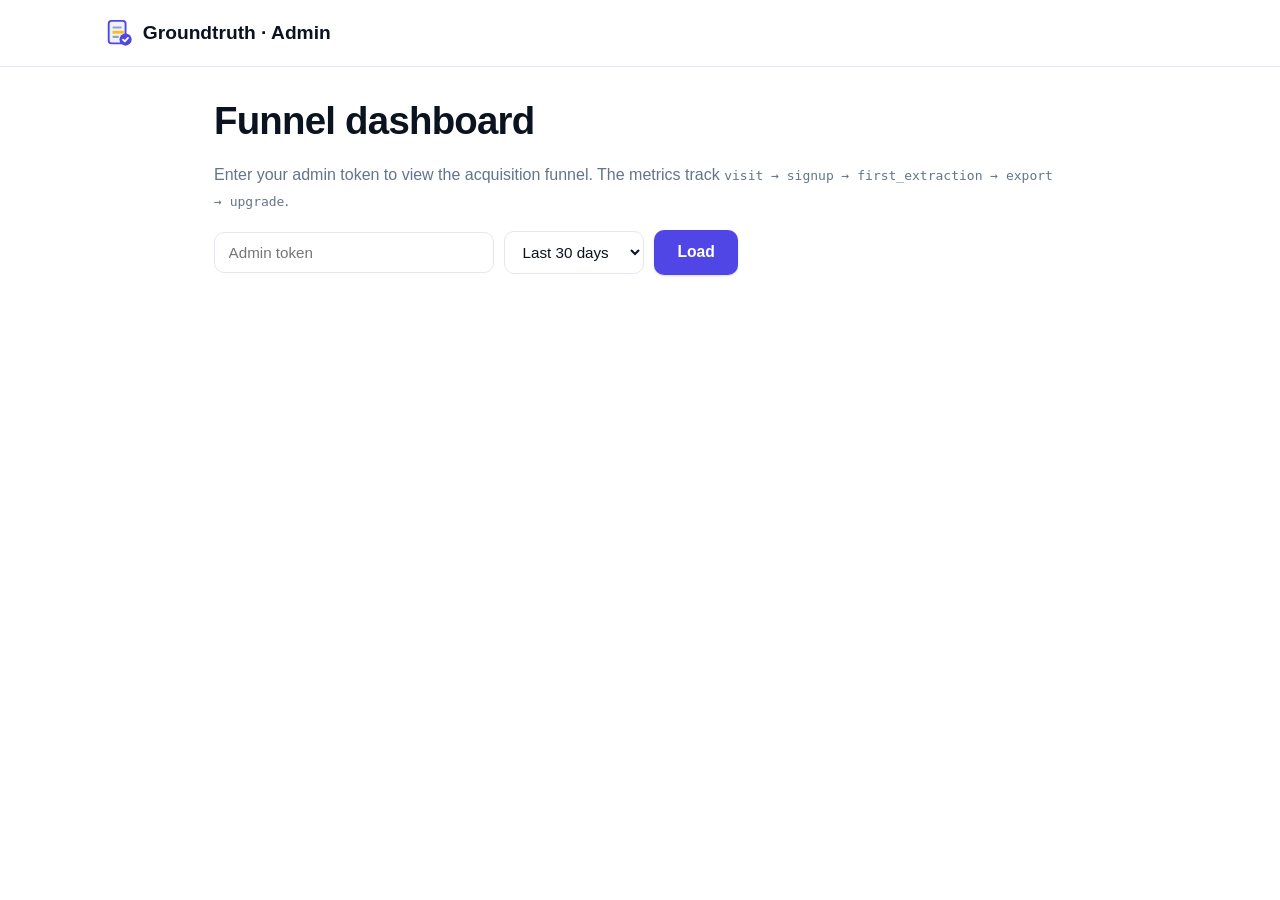
<file: groundtruth/frontend/admin.html>
<!DOCTYPE html>
<html lang="en">
<head>
<meta charset="UTF-8">
<meta name="viewport" content="width=device-width, initial-scale=1.0">
<title>Funnel — Groundtruth Admin</title>
<link rel="icon" href="assets/favicon.svg" type="image/svg+xml">
<link rel="stylesheet" href="css/styles.css">
</head>
<body>
<nav class="nav"><div class="container nav-inner">
  <a href="/" class="brand"><img src="assets/logo.svg" class="logo" alt=""> Groundtruth · Admin</a>
</div></nav>

<div class="container" style="padding:32px 24px;max-width:900px">
  <h2>Funnel dashboard</h2>
  <p class="muted">Enter your admin token to view the acquisition funnel. The metrics track <code>visit → signup → first_extraction → export → upgrade</code>.</p>

  <div class="toolbar">
    <input class="input" id="tok" type="password" placeholder="Admin token" style="max-width:280px">
    <select class="select" id="days" style="max-width:140px">
      <option value="7">Last 7 days</option>
      <option value="30" selected>Last 30 days</option>
      <option value="90">Last 90 days</option>
    </select>
    <button class="btn btn-primary" id="load">Load</button>
    <span id="status" class="muted"></span>
  </div>

  <div id="out" class="hidden">
    <div class="grid-3" id="totals" style="margin:20px 0"></div>
    <h3>Funnel</h3>
    <div id="funnel" style="margin-bottom:20px"></div>
    <h3>Conversion</h3>
    <table class="table-view" id="conv" style="background:#fff;border:1px solid var(--line);border-radius:12px"></table>
    <h3 style="margin-top:24px">Recent waitlist leads</h3>
    <div id="leads"></div>
  </div>
</div>

<script>
const $ = (id) => document.getElementById(id);
function bar(label, value, max) {
  const pct = max ? Math.round(100 * value / max) : 0;
  return '<div style="margin-bottom:8px"><div style="display:flex;justify-content:space-between;font-size:.85rem"><strong>' + label + '</strong><span>' + value + '</span></div>' +
    '<div class="meter-bar" style="height:14px"><div class="meter-fill" style="width:' + pct + '%"></div></div></div>';
}
async function load() {
  const token = $('tok').value.trim();
  const days = $('days').value;
  $('status').textContent = 'Loading…';
  localStorage.setItem('gt_admin', token);
  try {
    const [fr, lr] = await Promise.all([
      fetch('/api/admin/funnel?days=' + days, { headers: { 'X-Admin-Token': token } }),
      fetch('/api/admin/leads', { headers: { 'X-Admin-Token': token } }),
    ]);
    if (!fr.ok) throw new Error('Invalid token (' + fr.status + ')');
    const f = await fr.json();
    const l = await lr.json();
    $('out').classList.remove('hidden');
    $('status').textContent = '';

    $('totals').innerHTML =
      '<div class="card center"><div class="muted">Users</div><div style="font-size:2rem;font-weight:800">' + f.totals.users + '</div></div>' +
      '<div class="card center"><div class="muted">Paying</div><div style="font-size:2rem;font-weight:800">' + f.totals.paying_users + '</div></div>' +
      '<div class="card center"><div class="muted">Waitlist</div><div style="font-size:2rem;font-weight:800">' + f.totals.waitlist_leads + '</div></div>';

    const steps = ['visit', 'signup', 'first_extraction', 'export', 'upgrade'];
    const max = f.funnel.visit || Math.max(...steps.map(s => f.funnel[s]), 1);
    $('funnel').innerHTML = steps.map(s => bar(s, f.funnel[s], max)).join('');

    const c = f.conversion;
    $('conv').innerHTML = '<tr><td>Visit → Signup</td><td><strong>' + c.visit_to_signup + '%</strong></td></tr>' +
      '<tr><td>Signup → Activated</td><td><strong>' + c.signup_to_activated + '%</strong></td></tr>' +
      '<tr><td>Activated → Export</td><td><strong>' + c.activated_to_export + '%</strong></td></tr>' +
      '<tr><td>Signup → Paid</td><td><strong>' + c.signup_to_paid + '%</strong></td></tr>' +
      '<tr><td>Visit → Paid</td><td><strong>' + c.visit_to_paid + '%</strong></td></tr>';

    $('leads').innerHTML = (l.leads && l.leads.length)
      ? '<table class="table-view" style="background:#fff;border:1px solid var(--line);border-radius:12px"><thead><tr><th>Email</th><th>Source</th><th>When</th></tr></thead><tbody>' +
        l.leads.map(x => '<tr><td>' + x.email + '</td><td>' + x.source + '</td><td class="muted">' + (x.created_at || '').slice(0, 16) + '</td></tr>').join('') + '</tbody></table>'
      : '<p class="muted">No leads yet.</p>';
  } catch (e) {
    $('status').textContent = e.message;
  }
}
$('load').addEventListener('click', load);
$('tok').value = localStorage.getItem('gt_admin') || '';
</script>
</body>
</html>
</file>
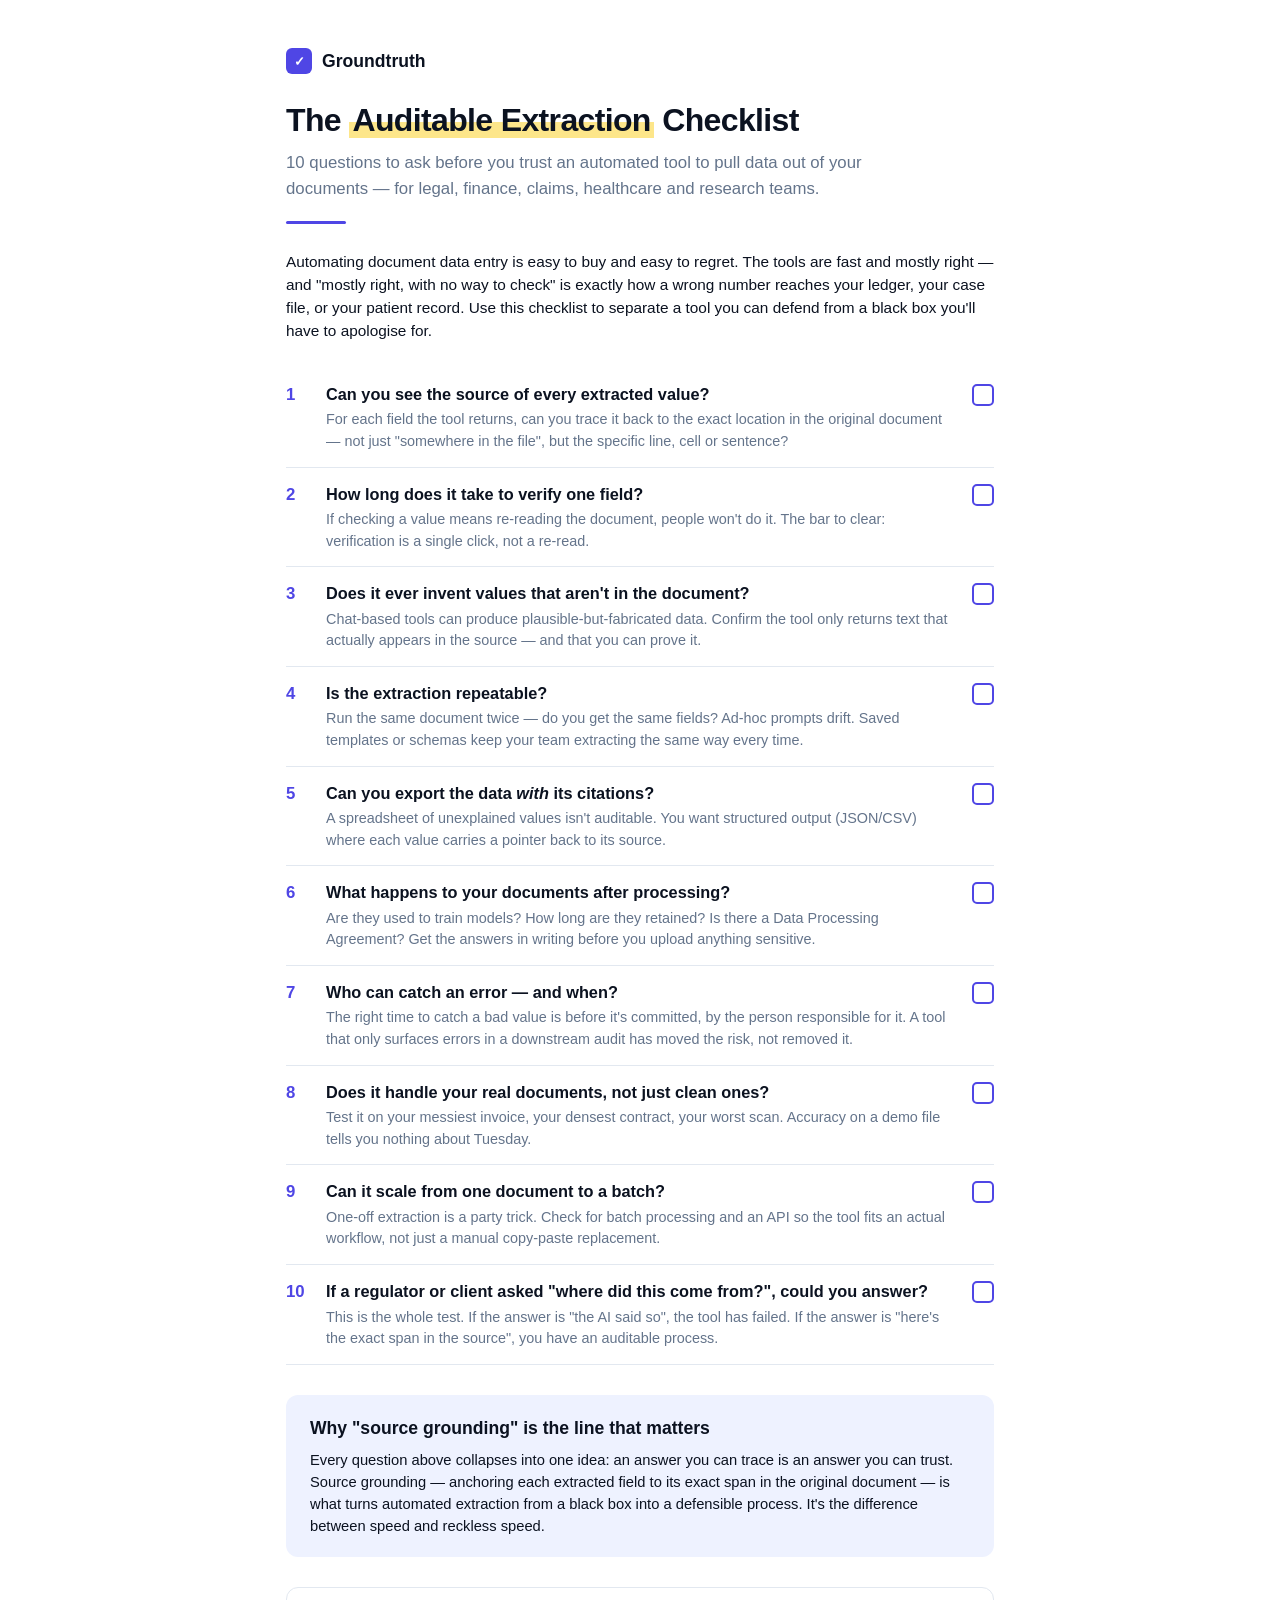
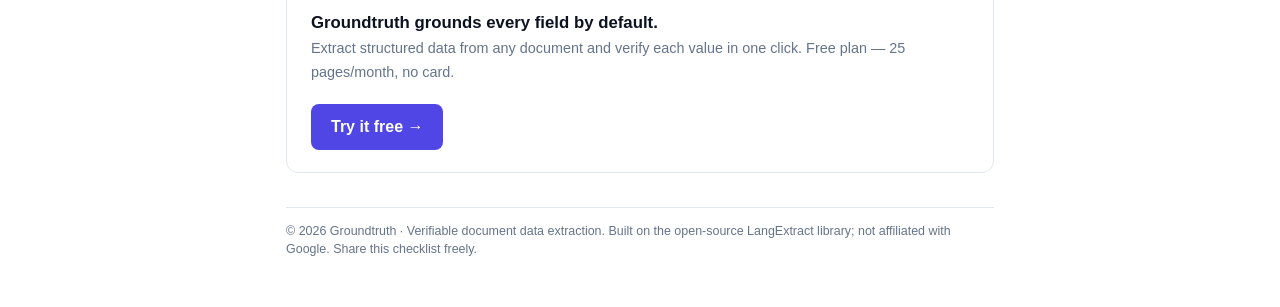
<file: groundtruth/frontend/resources/auditable-extraction-checklist.html>
<!DOCTYPE html>
<html lang="en">
<head>
<meta charset="UTF-8">
<meta name="viewport" content="width=device-width, initial-scale=1.0">
<title>The Auditable Extraction Checklist — Groundtruth</title>
<style>
  :root{--ink:#0b1220;--muted:#64748b;--brand:#4f46e5;--brand-soft:#eef2ff;--hl:#fde68a;--line:#e2e8f0;}
  *{box-sizing:border-box;}
  body{margin:0;font-family:-apple-system,BlinkMacSystemFont,"Segoe UI",Roboto,Helvetica,Arial,sans-serif;color:var(--ink);line-height:1.5;background:#fff;}
  .page{max-width:820px;margin:0 auto;padding:48px 56px;}
  .brand{display:flex;align-items:center;gap:10px;font-weight:800;font-size:1.1rem;}
  .brand .mark{width:26px;height:26px;border-radius:6px;background:var(--brand);display:inline-flex;align-items:center;justify-content:center;color:#fff;font-size:.8rem;}
  h1{font-size:2rem;letter-spacing:-.02em;margin:22px 0 6px;}
  h1 .hl{background:linear-gradient(180deg,transparent 55%,var(--hl) 55%);padding:0 .1em;}
  .lede{color:var(--muted);font-size:1.05rem;max-width:620px;margin:0 0 8px;}
  .rule{height:3px;background:var(--brand);width:60px;border-radius:3px;margin:20px 0 26px;}
  .intro{font-size:.96rem;margin-bottom:26px;}
  .item{display:flex;gap:14px;padding:14px 0;border-bottom:1px solid var(--line);break-inside:avoid;}
  .box{flex:0 0 auto;width:22px;height:22px;border:2px solid var(--brand);border-radius:5px;margin-top:2px;}
  .num{flex:0 0 auto;width:26px;font-weight:800;color:var(--brand);font-size:1.05rem;}
  .item h3{margin:0 0 3px;font-size:1.02rem;}
  .item p{margin:0;color:var(--muted);font-size:.9rem;}
  .why{background:var(--brand-soft);border-radius:12px;padding:20px 24px;margin:30px 0;}
  .why h2{margin:0 0 8px;font-size:1.1rem;}
  .why p{margin:0;font-size:.92rem;}
  .cta{border:1px solid var(--line);border-radius:12px;padding:22px 24px;margin-top:26px;display:flex;justify-content:space-between;align-items:center;gap:20px;flex-wrap:wrap;}
  .cta strong{font-size:1.05rem;}
  .cta a{background:var(--brand);color:#fff;text-decoration:none;font-weight:650;padding:11px 20px;border-radius:8px;white-space:nowrap;}
  footer{margin-top:34px;color:var(--muted);font-size:.78rem;border-top:1px solid var(--line);padding-top:14px;}
  @media print{.page{padding:32px 40px;} .cta a{border:1px solid var(--brand);}}
</style>
</head>
<body>
<div class="page">
  <div class="brand"><span class="mark">✓</span> Groundtruth</div>

  <h1>The <span class="hl">Auditable Extraction</span> Checklist</h1>
  <p class="lede">10 questions to ask before you trust an automated tool to pull data out of your documents — for legal, finance, claims, healthcare and research teams.</p>
  <div class="rule"></div>

  <p class="intro">Automating document data entry is easy to buy and easy to regret. The tools are fast and mostly right — and "mostly right, with no way to check" is exactly how a wrong number reaches your ledger, your case file, or your patient record. Use this checklist to separate a tool you can defend from a black box you'll have to apologise for.</p>

  <div class="item"><div class="num">1</div><div><h3>Can you see the source of every extracted value?</h3><p>For each field the tool returns, can you trace it back to the exact location in the original document — not just "somewhere in the file", but the specific line, cell or sentence?</p></div><div class="box"></div></div>

  <div class="item"><div class="num">2</div><div><h3>How long does it take to verify one field?</h3><p>If checking a value means re-reading the document, people won't do it. The bar to clear: verification is a single click, not a re-read.</p></div><div class="box"></div></div>

  <div class="item"><div class="num">3</div><div><h3>Does it ever invent values that aren't in the document?</h3><p>Chat-based tools can produce plausible-but-fabricated data. Confirm the tool only returns text that actually appears in the source — and that you can prove it.</p></div><div class="box"></div></div>

  <div class="item"><div class="num">4</div><div><h3>Is the extraction repeatable?</h3><p>Run the same document twice — do you get the same fields? Ad-hoc prompts drift. Saved templates or schemas keep your team extracting the same way every time.</p></div><div class="box"></div></div>

  <div class="item"><div class="num">5</div><div><h3>Can you export the data <em>with</em> its citations?</h3><p>A spreadsheet of unexplained values isn't auditable. You want structured output (JSON/CSV) where each value carries a pointer back to its source.</p></div><div class="box"></div></div>

  <div class="item"><div class="num">6</div><div><h3>What happens to your documents after processing?</h3><p>Are they used to train models? How long are they retained? Is there a Data Processing Agreement? Get the answers in writing before you upload anything sensitive.</p></div><div class="box"></div></div>

  <div class="item"><div class="num">7</div><div><h3>Who can catch an error — and when?</h3><p>The right time to catch a bad value is before it's committed, by the person responsible for it. A tool that only surfaces errors in a downstream audit has moved the risk, not removed it.</p></div><div class="box"></div></div>

  <div class="item"><div class="num">8</div><div><h3>Does it handle your real documents, not just clean ones?</h3><p>Test it on your messiest invoice, your densest contract, your worst scan. Accuracy on a demo file tells you nothing about Tuesday.</p></div><div class="box"></div></div>

  <div class="item"><div class="num">9</div><div><h3>Can it scale from one document to a batch?</h3><p>One-off extraction is a party trick. Check for batch processing and an API so the tool fits an actual workflow, not just a manual copy-paste replacement.</p></div><div class="box"></div></div>

  <div class="item"><div class="num">10</div><div><h3>If a regulator or client asked "where did this come from?", could you answer?</h3><p>This is the whole test. If the answer is "the AI said so", the tool has failed. If the answer is "here's the exact span in the source", you have an auditable process.</p></div><div class="box"></div></div>

  <div class="why">
    <h2>Why "source grounding" is the line that matters</h2>
    <p>Every question above collapses into one idea: an answer you can trace is an answer you can trust. Source grounding — anchoring each extracted field to its exact span in the original document — is what turns automated extraction from a black box into a defensible process. It's the difference between speed and reckless speed.</p>
  </div>

  <div class="cta">
    <div><strong>Groundtruth grounds every field by default.</strong><br><span style="color:var(--muted);font-size:.9rem">Extract structured data from any document and verify each value in one click. Free plan — 25 pages/month, no card.</span></div>
    <a href="https://groundtruth.app">Try it free →</a>
  </div>

  <footer>© 2026 Groundtruth · Verifiable document data extraction. Built on the open-source LangExtract library; not affiliated with Google. Share this checklist freely.</footer>
</div>
</body>
</html>
</file>
<file: groundtruth/frontend/css/styles.css>
/* ==========================================================================
   Groundtruth design system
   Motif: the "highlighter" — the product's differentiator is that it highlights
   the source of every extracted field. Amber highlight + trustworthy indigo.
   ========================================================================== */
:root {
  --ink: #0b1220;
  --ink-2: #1e293b;
  --muted: #64748b;
  --muted-2: #94a3b8;
  --line: #e2e8f0;
  --bg: #ffffff;
  --bg-soft: #f8fafc;
  --bg-soft-2: #f1f5f9;
  --brand: #4f46e5;
  --brand-2: #4338ca;
  --brand-soft: #eef2ff;
  --highlight: #fde68a;      /* highlighter amber */
  --highlight-strong: #fbbf24;
  --success: #16a34a;
  --danger: #dc2626;
  --radius: 14px;
  --radius-sm: 10px;
  --shadow-sm: 0 1px 2px rgba(15, 23, 42, .06), 0 1px 3px rgba(15, 23, 42, .1);
  --shadow: 0 10px 30px -12px rgba(15, 23, 42, .25);
  --shadow-lg: 0 24px 60px -20px rgba(15, 23, 42, .35);
  --font: -apple-system, BlinkMacSystemFont, "Segoe UI", Roboto, Helvetica, Arial, sans-serif;
  --mono: "SFMono-Regular", ui-monospace, Menlo, Consolas, monospace;
}

* { box-sizing: border-box; }
html { scroll-behavior: smooth; }
body {
  margin: 0;
  font-family: var(--font);
  color: var(--ink);
  background: var(--bg);
  line-height: 1.6;
  -webkit-font-smoothing: antialiased;
}
a { color: var(--brand); text-decoration: none; }
a:hover { text-decoration: underline; }
h1, h2, h3, h4 { line-height: 1.15; letter-spacing: -0.02em; margin: 0 0 .5em; }
h1 { font-size: clamp(2.1rem, 5vw, 3.6rem); font-weight: 800; }
h2 { font-size: clamp(1.6rem, 3.5vw, 2.4rem); font-weight: 800; }
h3 { font-size: 1.25rem; font-weight: 700; }
p { margin: 0 0 1rem; }
img { max-width: 100%; }

.container { max-width: 1120px; margin: 0 auto; padding: 0 24px; }
.narrow { max-width: 780px; }
.center { text-align: center; }
.muted { color: var(--muted); }
.hl {
  background: linear-gradient(180deg, transparent 55%, var(--highlight) 55%);
  padding: 0 .1em;
}

/* ---- Buttons ---- */
.btn {
  display: inline-flex; align-items: center; gap: .5rem;
  font-weight: 650; font-size: .98rem; cursor: pointer;
  padding: .8rem 1.4rem; border-radius: var(--radius-sm);
  border: 1px solid transparent; transition: .15s ease; text-decoration: none;
  white-space: nowrap;
}
.btn:hover { text-decoration: none; transform: translateY(-1px); }
.btn-primary { background: var(--brand); color: #fff; box-shadow: var(--shadow-sm); }
.btn-primary:hover { background: var(--brand-2); color: #fff; }
.btn-ghost { background: #fff; color: var(--ink); border-color: var(--line); }
.btn-ghost:hover { border-color: var(--muted-2); }
.btn-dark { background: var(--ink); color: #fff; }
.btn-lg { padding: 1rem 1.8rem; font-size: 1.05rem; }
.btn-sm { padding: .5rem .9rem; font-size: .85rem; }
.btn:disabled { opacity: .5; cursor: not-allowed; transform: none; }

/* ---- Nav ---- */
.nav {
  position: sticky; top: 0; z-index: 50;
  background: rgba(255,255,255,.85); backdrop-filter: blur(10px);
  border-bottom: 1px solid var(--line);
}
.nav-inner { display: flex; align-items: center; justify-content: space-between; height: 66px; }
.brand { display: flex; align-items: center; gap: .55rem; font-weight: 800; font-size: 1.2rem; color: var(--ink); }
.brand:hover { text-decoration: none; }
.brand .logo { width: 30px; height: 30px; }
.nav-links { display: flex; align-items: center; gap: 1.6rem; }
.nav-links a { color: var(--ink-2); font-weight: 550; font-size: .95rem; }
.nav-links a:hover { color: var(--brand); text-decoration: none; }
@media (max-width: 760px) { .nav-links .hide-sm { display: none; } }

/* ---- Hero ---- */
.hero { padding: 72px 0 40px; background: radial-gradient(1200px 500px at 50% -10%, var(--brand-soft), transparent); }
.eyebrow {
  display: inline-flex; align-items: center; gap: .5rem;
  font-size: .82rem; font-weight: 650; color: var(--brand-2);
  background: var(--brand-soft); padding: .35rem .8rem; border-radius: 999px; margin-bottom: 1.2rem;
}
.hero p.sub { font-size: 1.2rem; color: var(--ink-2); max-width: 640px; margin: 1.2rem auto 2rem; }
.hero .cta-row { display: flex; gap: .8rem; justify-content: center; flex-wrap: wrap; }
.hero .trust-line { margin-top: 1rem; font-size: .88rem; color: var(--muted); }

/* ---- Demo panel (grounding illustration) ---- */
.demo-card {
  margin: 48px auto 0; max-width: 940px; background: #fff;
  border: 1px solid var(--line); border-radius: 18px; box-shadow: var(--shadow-lg);
  overflow: hidden;
}
.demo-head { display: flex; gap: .5rem; padding: 14px 18px; border-bottom: 1px solid var(--line); background: var(--bg-soft); }
.dot { width: 12px; height: 12px; border-radius: 50%; }
.dot.r { background: #ff5f57; } .dot.y { background: #febc2e; } .dot.g { background: #28c840; }
.demo-body { display: grid; grid-template-columns: 1.3fr 1fr; }
@media (max-width: 760px) { .demo-body { grid-template-columns: 1fr; } }
.demo-doc { padding: 22px; border-right: 1px solid var(--line); font-size: .92rem; color: var(--ink-2); }
.demo-doc .mark { background: var(--highlight); border-radius: 3px; padding: 0 2px; cursor: pointer; transition: background .15s; }
.demo-doc .mark.active { background: var(--highlight-strong); box-shadow: 0 0 0 2px var(--highlight-strong); }
.demo-fields { padding: 18px; background: var(--bg-soft); }
.field-chip {
  display: flex; justify-content: space-between; align-items: center; gap: .5rem;
  padding: .6rem .8rem; background: #fff; border: 1px solid var(--line);
  border-radius: 10px; margin-bottom: .55rem; cursor: pointer; transition: .15s;
}
.field-chip:hover, .field-chip.active { border-color: var(--brand); box-shadow: 0 0 0 3px var(--brand-soft); }
.field-chip .k { font-size: .72rem; text-transform: uppercase; letter-spacing: .04em; color: var(--muted); }
.field-chip .v { font-weight: 650; font-size: .95rem; }

/* ---- Sections ---- */
section { padding: 68px 0; }
.section-tag { text-transform: uppercase; letter-spacing: .08em; font-size: .8rem; font-weight: 700; color: var(--brand); }
.grid-3 { display: grid; grid-template-columns: repeat(3, 1fr); gap: 24px; }
.grid-2 { display: grid; grid-template-columns: repeat(2, 1fr); gap: 24px; }
@media (max-width: 860px) { .grid-3, .grid-2 { grid-template-columns: 1fr; } }
.card {
  background: #fff; border: 1px solid var(--line); border-radius: var(--radius);
  padding: 28px; box-shadow: var(--shadow-sm);
}
.card .icon { font-size: 1.8rem; margin-bottom: .6rem; }
.soft { background: var(--bg-soft); }

.steps { counter-reset: step; }
.step { display: flex; gap: 1rem; margin-bottom: 1.4rem; align-items: flex-start; }
.step .num {
  flex: 0 0 auto; width: 38px; height: 38px; border-radius: 50%;
  background: var(--brand); color: #fff; font-weight: 700;
  display: grid; place-items: center;
}

/* ---- Pricing ---- */
.plans { display: grid; grid-template-columns: repeat(4, 1fr); gap: 18px; align-items: stretch; }
@media (max-width: 980px) { .plans { grid-template-columns: repeat(2, 1fr); } }
@media (max-width: 560px) { .plans { grid-template-columns: 1fr; } }
.plan {
  display: flex; flex-direction: column; background: #fff;
  border: 1px solid var(--line); border-radius: var(--radius); padding: 24px;
}
.plan.pop { border-color: var(--brand); box-shadow: 0 0 0 3px var(--brand-soft); position: relative; }
.plan .badge {
  position: absolute; top: -12px; left: 50%; transform: translateX(-50%);
  background: var(--brand); color: #fff; font-size: .72rem; font-weight: 700;
  padding: .25rem .7rem; border-radius: 999px;
}
.plan .price { font-size: 2.2rem; font-weight: 800; margin: .3rem 0 0; }
.plan .price small { font-size: .95rem; font-weight: 500; color: var(--muted); }
.plan ul { list-style: none; padding: 0; margin: 1rem 0 1.4rem; flex: 1; }
.plan ul li { padding: .35rem 0 .35rem 1.6rem; position: relative; font-size: .92rem; }
.plan ul li::before { content: "✓"; position: absolute; left: 0; color: var(--success); font-weight: 700; }

/* ---- FAQ ---- */
.faq details {
  border: 1px solid var(--line); border-radius: 12px; padding: 0 20px; margin-bottom: 12px; background: #fff;
}
.faq summary { cursor: pointer; font-weight: 650; padding: 18px 0; list-style: none; display: flex; justify-content: space-between; }
.faq summary::-webkit-details-marker { display: none; }
.faq summary::after { content: "+"; color: var(--brand); font-size: 1.4rem; }
.faq details[open] summary::after { content: "–"; }
.faq details > p { padding-bottom: 18px; margin: 0; color: var(--ink-2); }

/* ---- CTA band ---- */
.cta-band { background: var(--ink); color: #fff; border-radius: 20px; padding: 56px; text-align: center; }
.cta-band h2 { color: #fff; }
.cta-band p { color: var(--muted-2); max-width: 520px; margin: 0 auto 1.6rem; }

/* ---- Footer ---- */
footer { border-top: 1px solid var(--line); padding: 40px 0; color: var(--muted); font-size: .9rem; }
.foot-inner { display: flex; justify-content: space-between; flex-wrap: wrap; gap: 20px; }
.foot-inner a { color: var(--ink-2); }

/* ---- Auth ---- */
.auth-wrap { min-height: calc(100vh - 66px); display: grid; place-items: center; padding: 40px 20px; background: var(--bg-soft); }
.auth-card { width: 100%; max-width: 420px; background: #fff; border: 1px solid var(--line); border-radius: var(--radius); padding: 32px; box-shadow: var(--shadow); }
.field { margin-bottom: 1rem; }
.field label { display: block; font-size: .85rem; font-weight: 600; margin-bottom: .35rem; }
.input, .select, textarea {
  width: 100%; padding: .7rem .85rem; border: 1px solid var(--line); border-radius: var(--radius-sm);
  font-size: .95rem; font-family: inherit; background: #fff; color: var(--ink);
}
.input:focus, .select:focus, textarea:focus { outline: none; border-color: var(--brand); box-shadow: 0 0 0 3px var(--brand-soft); }
.tabs { display: flex; gap: 4px; background: var(--bg-soft-2); padding: 4px; border-radius: 10px; margin-bottom: 20px; }
.tabs button { flex: 1; border: none; background: transparent; padding: .6rem; border-radius: 8px; font-weight: 600; cursor: pointer; color: var(--muted); }
.tabs button.active { background: #fff; color: var(--ink); box-shadow: var(--shadow-sm); }
.form-error { color: var(--danger); font-size: .88rem; margin-top: .5rem; min-height: 1.2em; }

/* ---- App ---- */
.app-shell { display: grid; grid-template-columns: 260px 1fr; min-height: calc(100vh - 66px); }
@media (max-width: 900px) { .app-shell { grid-template-columns: 1fr; } .sidebar { display: none; } }
.sidebar { border-right: 1px solid var(--line); padding: 24px; background: var(--bg-soft); }
.usage-meter { background: #fff; border: 1px solid var(--line); border-radius: 12px; padding: 16px; margin-bottom: 20px; }
.meter-bar { height: 8px; background: var(--bg-soft-2); border-radius: 999px; overflow: hidden; margin: 10px 0 6px; }
.meter-fill { height: 100%; background: var(--brand); border-radius: 999px; transition: width .3s; }
.meter-fill.warn { background: var(--highlight-strong); }
.meter-fill.full { background: var(--danger); }
.side-link { display: block; padding: .5rem .7rem; border-radius: 8px; color: var(--ink-2); font-weight: 550; font-size: .92rem; cursor: pointer; }
.side-link:hover, .side-link.active { background: var(--brand-soft); color: var(--brand-2); text-decoration: none; }

.app-main { padding: 28px 32px; max-width: 1100px; }
.template-grid { display: grid; grid-template-columns: repeat(3, 1fr); gap: 12px; }
@media (max-width: 700px) { .template-grid { grid-template-columns: repeat(2, 1fr); } }
.tpl {
  border: 1px solid var(--line); border-radius: 12px; padding: 14px; cursor: pointer; background: #fff; transition: .15s;
}
.tpl:hover { border-color: var(--brand); }
.tpl.active { border-color: var(--brand); box-shadow: 0 0 0 3px var(--brand-soft); }
.tpl .ti { font-size: 1.4rem; } .tpl .tn { font-weight: 650; font-size: .95rem; margin-top: 4px; }
.tpl .td { font-size: .8rem; color: var(--muted); margin-top: 2px; }

.dropzone {
  border: 2px dashed var(--line); border-radius: 14px; padding: 30px; text-align: center;
  background: var(--bg-soft); cursor: pointer; transition: .15s;
}
.dropzone:hover, .dropzone.drag { border-color: var(--brand); background: var(--brand-soft); }

.result-cols { display: grid; grid-template-columns: 1.25fr 1fr; gap: 20px; }
@media (max-width: 900px) { .result-cols { grid-template-columns: 1fr; } }
.doc-view {
  border: 1px solid var(--line); border-radius: 12px; padding: 20px; background: #fff;
  max-height: 620px; overflow: auto; white-space: pre-wrap; font-size: .9rem; line-height: 1.7; color: var(--ink-2);
}
.doc-view mark { background: var(--highlight); border-radius: 3px; padding: 0 1px; cursor: pointer; }
.doc-view mark.active { background: var(--highlight-strong); box-shadow: 0 0 0 2px var(--highlight-strong); }
.fields-view { border: 1px solid var(--line); border-radius: 12px; background: #fff; max-height: 620px; overflow: auto; }
.field-row {
  display: flex; justify-content: space-between; gap: 10px; padding: 12px 16px; border-bottom: 1px solid var(--line); cursor: pointer;
}
.field-row:hover, .field-row.active { background: var(--brand-soft); }
.field-row .k { font-size: .7rem; text-transform: uppercase; letter-spacing: .04em; color: var(--muted); }
.field-row .v { font-weight: 600; font-size: .92rem; }
.field-row .attrs { font-size: .78rem; color: var(--muted); }

.toolbar { display: flex; gap: 10px; align-items: center; flex-wrap: wrap; margin-bottom: 16px; }
.badge-mode { font-size: .72rem; font-weight: 650; padding: .25rem .6rem; border-radius: 999px; }
.badge-mode.demo { background: #fef3c7; color: #92400e; }
.badge-mode.llm { background: #dcfce7; color: #166534; }
.spinner { width: 18px; height: 18px; border: 2px solid var(--brand-soft); border-top-color: var(--brand); border-radius: 50%; animation: spin .7s linear infinite; display: inline-block; }
@keyframes spin { to { transform: rotate(360deg); } }
.notice { padding: 12px 16px; border-radius: 10px; font-size: .9rem; margin-bottom: 16px; }
.notice.info { background: var(--brand-soft); color: var(--brand-2); }
.notice.warn { background: #fef3c7; color: #92400e; }
.notice.err { background: #fee2e2; color: #991b1b; }
.hidden { display: none !important; }
.table-view { width: 100%; border-collapse: collapse; font-size: .9rem; }
.table-view th, .table-view td { text-align: left; padding: 8px 12px; border-bottom: 1px solid var(--line); }
.table-view th { color: var(--muted); font-size: .75rem; text-transform: uppercase; letter-spacing: .04em; }
</file>
